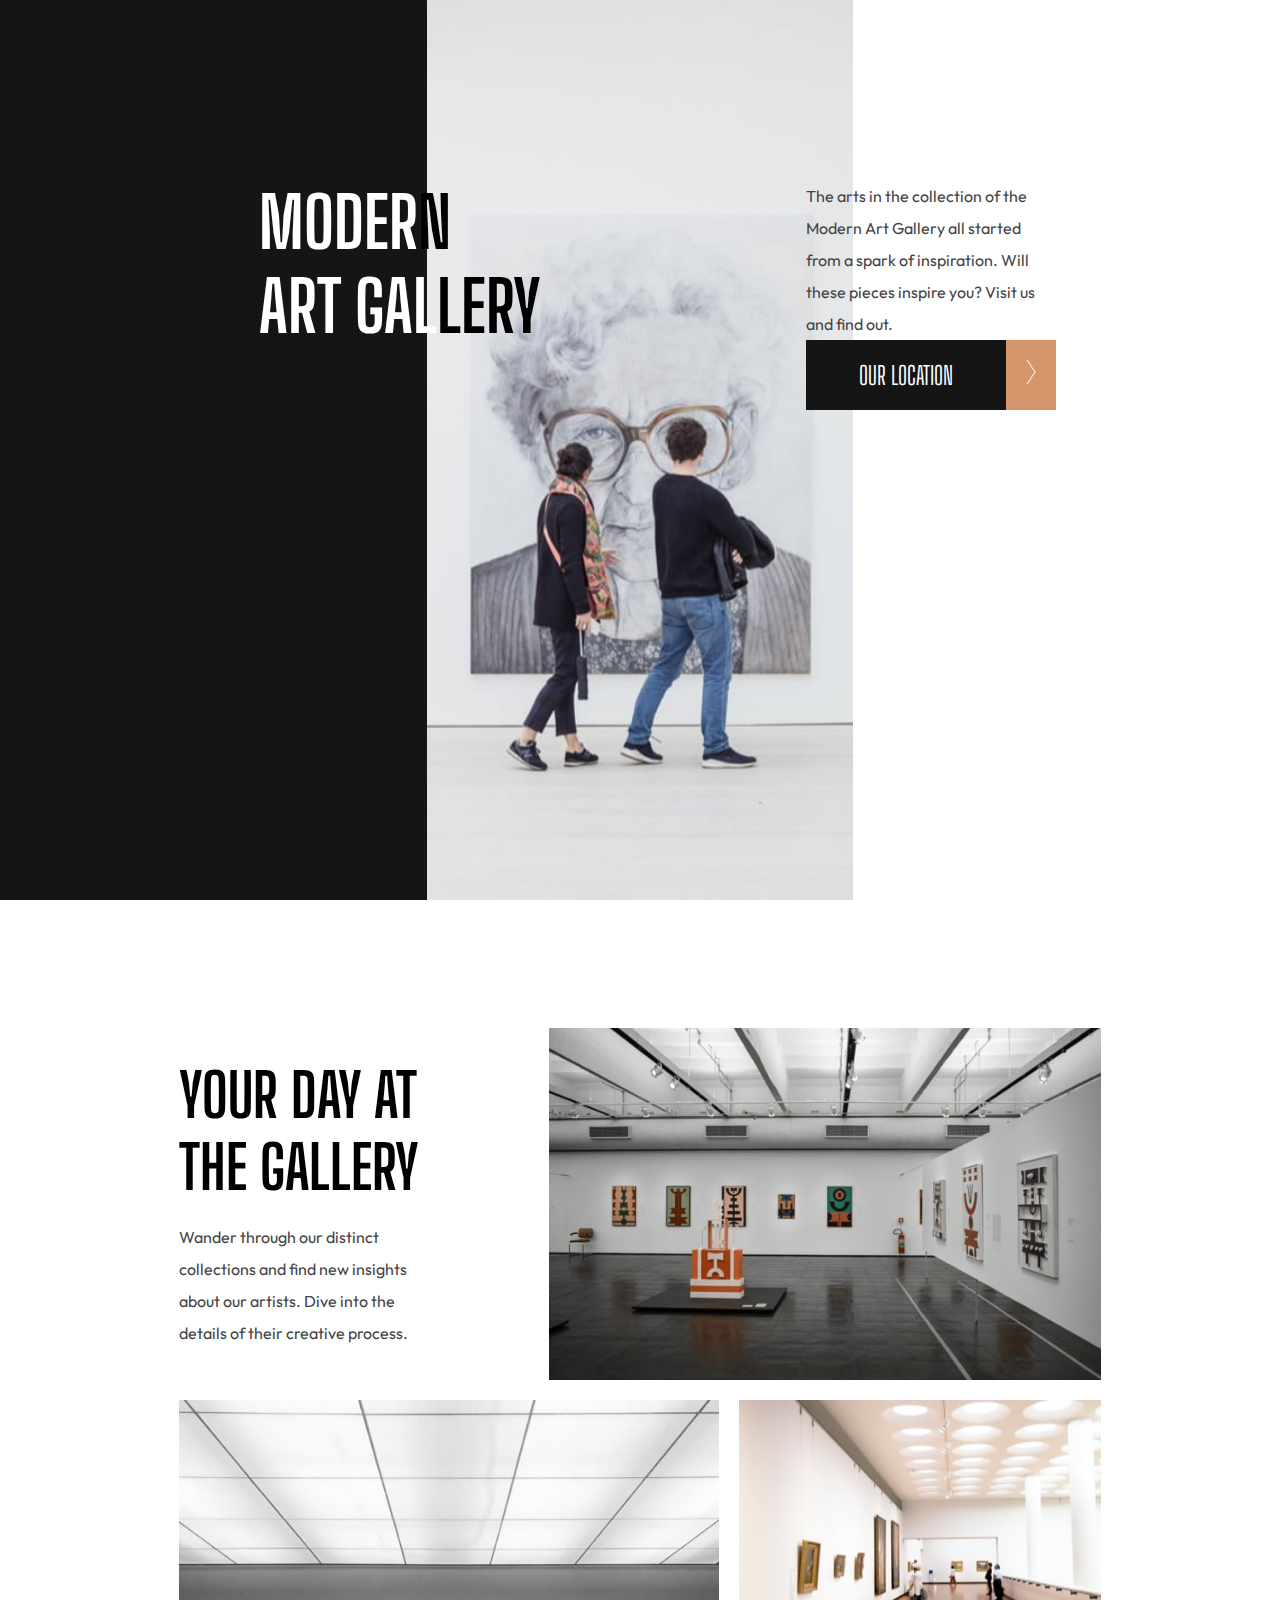
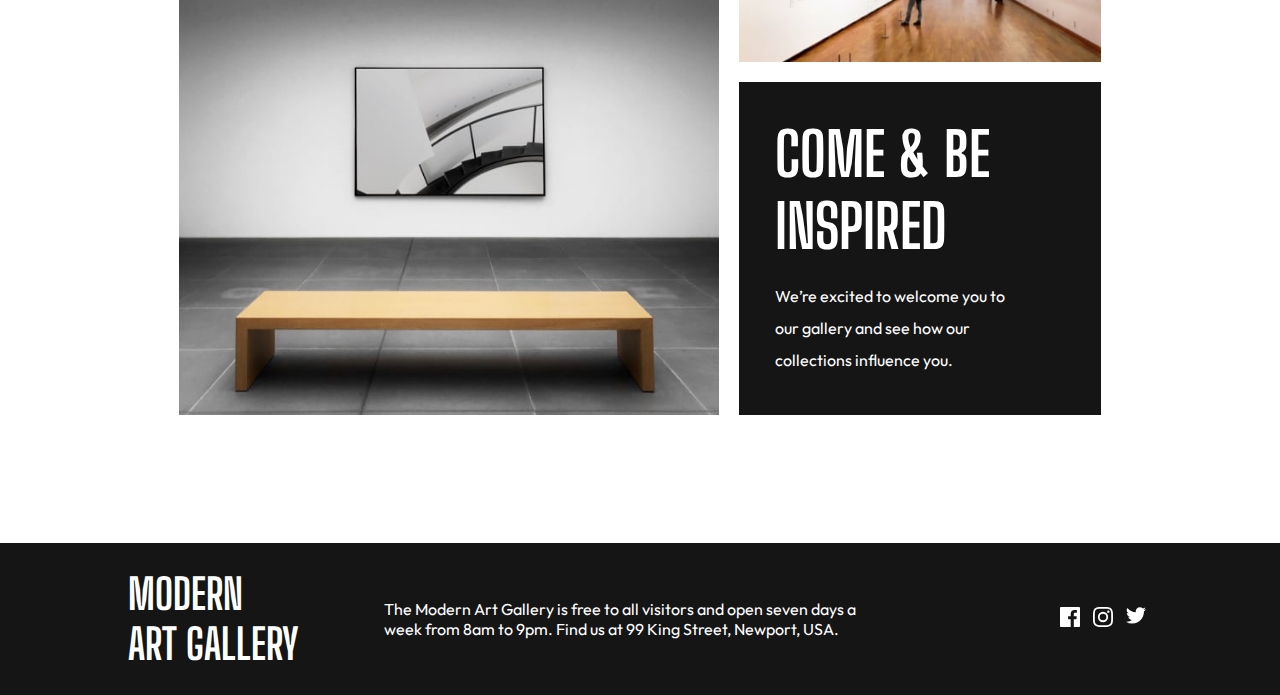
<file: index.html>
<!DOCTYPE html>
<html lang="en">
<head>
    <meta charset="UTF-8">
    <meta http-equiv="X-UA-Compatible" content="IE=edge">
    <meta name="viewport" content="width=device-width, initial-scale=1.0">
    <link rel="preconnect" href="https://fonts.googleapis.com">
    <link rel="preconnect" href="https://fonts.gstatic.com" crossorigin>
    <link href="https://fonts.googleapis.com/css2?family=Big+Shoulders+Display:wght@400;500;700;800;900&family=Merriweather:ital@0;1&family=Montserrat:wght@700&family=Outfit:wght@400;500;700&family=Poppins:wght@200;400;700&family=Space+Mono&family=Work+Sans:wght@400;500&display=swap" rel="stylesheet">
    <!-- <link href="https://fonts.googleapis.com/css2?family=Big+Shoulders+Display:wght@400;500;700;800;900&family=Merriweather:ital@0;1&family=Montserrat:wght@700&family=Poppins:wght@200;400;700&family=Space+Mono&family=Work+Sans:wght@400;500&display=swap" rel="stylesheet"> -->
    <link rel="shortcut icon" href="./assets/favicon-32x32.png" type="image/x-icon">
    <link rel="stylesheet" href="style.css">
    <title>Home | Modern Art Gallery</title>
</head>
<body>

    <header>

    </header>


    <main id="main">

        <section id="hero">
            <div class="title">
              <div class="header">
                <h1> 
                    <span>MODER</span>N 
                    <br> 
                    <span>ART GAL</span>LERY
                </h1>
              </div>
               <div class="content">
                <p>The arts in the collection of the Modern Art Gallery all started from a spark of inspiration. Will these pieces inspire you? Visit us and find out.</p>
                 <a class="btn-primary" href="./location.html">
                    <span>Our location</span>
                    <i class="icon"> <img src="./assets/icon-arrow-right.svg" alt=""></i>
                </a>  
               </div>                
            </div>

            <div class="desktop">
                <div class="first">
                </div>
                <div class="hero">
                </div>
                <div class="last">
                </div>
            </div>

            <div class="tablet">
                <div class="hero">
                </div>
                <div class="last">
                </div>
                <div class="header">
                    <h1> 
                        MODERN <br> ART GAL<span>LERY</span>
                    </h1>
                    <p>The arts in the collection of the Modern Art Gallery all started from a spark of inspiration. Will these pieces inspire you? Visit us and find out.</p>
                    <a href="./location.html" class="btn-primary">
                        <span>Our location</span>
                        <i class="icon"> <img src="./assets/icon-arrow-right.svg" alt=""></i>
                    </a>
                </div>
            </div>
            
            <div class="mobile">
                <div class="hero">
                    <!-- <img src="./assets/mobile/image-hero.jpg" alt=""> -->
                </div>
                <div class="header">
                    <h1> 
                      MODERN <br> ART GALLERY
                    </h1>
                    <p>The arts in the collection of the Modern Art Gallery all started from a spark of inspiration. Will these pieces inspire you? Visit us and find out.</p>
                    <a href="./location.html" class="btn-primary">
                        <span>Our location</span>
                        <i class="icon"> <img src="./assets/icon-arrow-right.svg" alt=""></i>
                    </a>
                </div>
            </div>
        </section>


    <section class="grid">              
  
        <div class="about">
            <h2 class="title">Your Day at the Gallery</h2>
            <br>
            <p class="content">Wander through our distinct collections and find new insights about our artists. Dive into the details of their creative process.</p>
        </div>

        <div class="image-grid-1">
            <img src="./assets/desktop/image-grid-1.jpg" alt="img-grid-1">
        </div>


        <div class="image-grid-2">
            <img src="./assets/desktop/image-grid-2.jpg" alt="">
        </div>

        <div class="image-grid-3">
            <img src="./assets/desktop/image-grid-3.jpg" alt="">
        </div>

        <div class="grid-5">
        <div class="container">
            <h2 class="title">Come & be inspired</h2>
            <br>
            <p class="content">We’re excited to welcome you to <br> our gallery and see how our <br> collections influence you.</p>
        </div>   
        </div>

  
      
  
      </section>

      <footer id="footer">
        <div class="container">
            <div class="logo">
                <h3>Modern <br> Art Gallery</h3>
            </div>

            <div class="content">
                    <p>The Modern  Art Gallery is free to all visitors and open seven days a week from 8am to 9pm. Find us at 99 King Street, Newport, USA.</p>
            </div>

            <div class="social-media">
                <a href="http://www.facebook.com" target="_blank" rel="noopener noreferrer">
                    <svg width="20" height="20" xmlns="http://www.w3.org/2000/svg"><path d="M18.896 0H1.104C.494 0 0 .494 0 1.104v17.793C0 19.506.494 20 1.104 20h9.58v-7.745H8.076V9.237h2.606V7.01c0-2.583 1.578-3.99 3.883-3.99 1.104 0 2.052.082 2.329.119v2.7h-1.598c-1.254 0-1.496.597-1.496 1.47v1.928h2.989l-.39 3.018h-2.6V20h5.098c.608 0 1.102-.494 1.102-1.104V1.104C20 .494 19.506 0 18.896 0Z" fill=""/></svg>
                </a>
                <a href="http://www.instagram.com" target="_blank" rel="noopener noreferrer">
                    <svg width="20" height="20" xmlns="http://www.w3.org/2000/svg"><path d="M10 1.802c2.67 0 2.987.01 4.042.059 2.71.123 3.975 1.409 4.099 4.099.048 1.054.057 1.37.057 4.04 0 2.672-.01 2.988-.057 4.042-.124 2.687-1.387 3.975-4.1 4.099-1.054.048-1.37.058-4.041.058-2.67 0-2.987-.01-4.04-.058-2.718-.124-3.977-1.416-4.1-4.1-.048-1.054-.058-1.37-.058-4.041 0-2.67.01-2.986.058-4.04.124-2.69 1.387-3.977 4.1-4.1 1.054-.048 1.37-.058 4.04-.058ZM10 0C7.284 0 6.944.012 5.877.06 2.246.227.227 2.242.061 5.877.01 6.944 0 7.284 0 10s.012 3.057.06 4.123c.167 3.632 2.182 5.65 5.817 5.817 1.067.048 1.407.06 4.123.06s3.057-.012 4.123-.06c3.629-.167 5.652-2.182 5.816-5.817.05-1.066.061-1.407.061-4.123s-.012-3.056-.06-4.122C19.777 2.249 17.76.228 14.124.06 13.057.01 12.716 0 10 0Zm0 4.865a5.135 5.135 0 1 0 0 10.27 5.135 5.135 0 0 0 0-10.27Zm0 8.468a3.333 3.333 0 1 1 0-6.666 3.333 3.333 0 0 1 0 6.666Zm5.338-9.87a1.2 1.2 0 1 0 0 2.4 1.2 1.2 0 0 0 0-2.4Z" fill=""/></svg>
                </a>
                
                <a href="http://www.twitter.com" target="_blank" rel="noopener noreferrer">
                   <svg width="20" height="20" xmlns="http://www.w3.org/2000/svg"><path d="M20 2.172a8.192 8.192 0 0 1-2.357.646 4.11 4.11 0 0 0 1.805-2.27 8.22 8.22 0 0 1-2.606.996A4.096 4.096 0 0 0 13.847.248c-2.65 0-4.596 2.472-3.998 5.037A11.648 11.648 0 0 1 1.392 1a4.109 4.109 0 0 0 1.27 5.478 4.086 4.086 0 0 1-1.858-.513c-.045 1.9 1.318 3.679 3.291 4.075a4.113 4.113 0 0 1-1.853.07 4.106 4.106 0 0 0 3.833 2.849A8.25 8.25 0 0 1 0 14.658a11.616 11.616 0 0 0 6.29 1.843c7.618 0 11.923-6.434 11.663-12.205A8.354 8.354 0 0 0 20 2.172Z" fill=""/></svg>
                </a>
            </div>
        </div>

    </footer> 
</main>

    
</body>
</html>
</file>
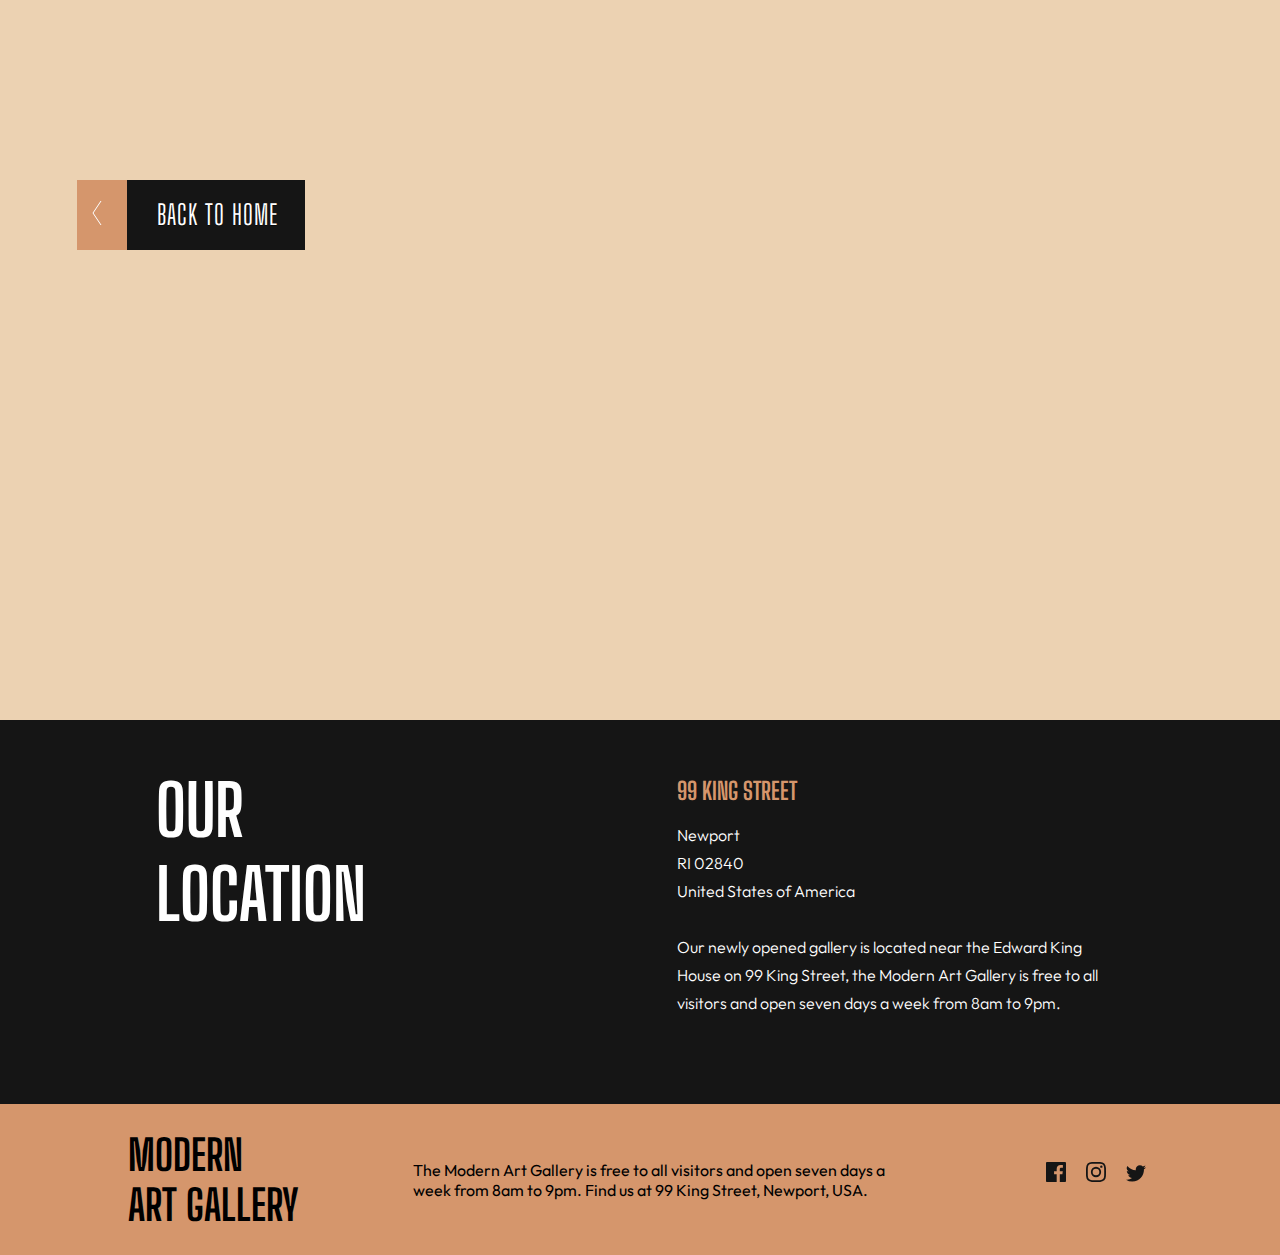
<file: location.html>
<!DOCTYPE html>
<html lang="en">
<head>
    <meta charset="UTF-8">
    <meta http-equiv="X-UA-Compatible" content="IE=edge">
    <meta name="viewport" content="width=device-width, initial-scale=1.0">
    <link rel="preconnect" href="https://fonts.googleapis.com">
    <link rel="preconnect" href="https://fonts.gstatic.com" crossorigin>
    <link href="https://fonts.googleapis.com/css2?family=Big+Shoulders+Display:wght@400;500;700;800;900&family=Merriweather:ital@0;1&family=Montserrat:wght@700&family=Outfit:wght@400;500;700&family=Poppins:wght@200;400;700&family=Space+Mono&family=Work+Sans:wght@400;500&display=swap" rel="stylesheet">
    <link href="https://fonts.googleapis.com/css2?family=Big+Shoulders+Display:wght@400;500;700;800;900&family=Merriweather:ital@0;1&family=Montserrat:wght@700&family=Poppins:wght@200;400;700&family=Space+Mono&family=Work+Sans:wght@400;500&display=swap" rel="stylesheet">
    <link rel="shortcut icon" href="./assets/favicon-32x32.png" type="image/x-icon">
    <link rel="stylesheet" type="text/css" href="location_style.css">
    <title>Our Location | Modern Art Gallery</title>
</head>
<body>
    <div class="Body">
        <div class="galleryLocationMap">
           <div class="mapImage">
            <!-- <iframe src="https://www.google.com/maps/embed?pb=!1m14!1m8!1m3!1d993.8100529775131!2d-1.7521855024467503!3d4.899412245926127!3m2!1i1024!2i768!4f13.1!3m3!1m2!1s0x0%3A0x2ab5b840a0ea9b2f!2sAmaliTech%20Ghana!5e0!3m2!1sen!2sgh!4v1650148215318!5m2!1sen!2sgh" style="border:0;" allowfullscreen="" loading="lazy" referrerpolicy="no-referrer-when-downgrade"></iframe> -->
            <iframe src="https://www.google.com/maps/embed?pb=!1m18!1m12!1m3!1d2989.0591985897595!2d-71.31254898457132!3d41.48131627925567!2m3!1f0!2f0!3f0!3m2!1i1024!2i768!4f13.1!3m3!1m2!1s0x89e5af5d9ad9f351%3A0x9bf38f9aed123934!2s99%20King%20St%2C%20Newport%2C%20RI%2002840%2C%20USA!5e0!3m2!1sen!2sgh!4v1650242720122!5m2!1sen!2sgh" width="600" height="450" style="border:0;" allowfullscreen="" loading="lazy" referrerpolicy="no-referrer-when-downgrade"></iframe>
        </div>

           <a href="index.html" class="button">
               <span><svg width="20" height="28" xmlns="http://www.w3.org/2000/svg"><path stroke="#FFF" fill="none" d="M9 24 1 12 9 0"/></svg></span>
               Back to Home
           </a>
       </div>

       <section class="locationDetail">
           <div class="locationHead">
               <h1>OUR <br> LOCATION</h1>
           </div>
           <div class="locationText">
               <h2 class="coloredHeading">99 king street</h2>
               <p>
                   Newport<br>
                   RI 02840<br>
                   United States of America<br>
                   <br>
                   Our newly opened gallery is located near the Edward King 
                   House on 99 King Street, the Modern Art Gallery is free to all visitors and 
                   open seven days a week from 8am to 9pm.
               </p>
           </div>
       </section>

       <section class="footer">
           <div class="footerTitle">
              <h3> Modern <br> Art Gallery</h3>
           </div>
           <div class="footerText">
               <p>The Modern Art Gallery is free to all visitors and open seven 
               days a week from 8am to 9pm. Find us at 99 King Street, Newport, USA.</p>
           </div>
           <div class="footerIcons">
               <a href="http://www.facebook.com" target="_blank" rel="noopener noreferrer">
                   <svg width="20" height="20" xmlns="http://www.w3.org/2000/svg"><path d="M18.896 0H1.104C.494 0 0 .494 0 1.104v17.793C0 19.506.494 20 1.104 20h9.58v-7.745H8.076V9.237h2.606V7.01c0-2.583 1.578-3.99 3.883-3.99 1.104 0 2.052.082 2.329.119v2.7h-1.598c-1.254 0-1.496.597-1.496 1.47v1.928h2.989l-.39 3.018h-2.6V20h5.098c.608 0 1.102-.494 1.102-1.104V1.104C20 .494 19.506 0 18.896 0Z" fill=""/></svg>
               </a>
               <a href="http://www.instagram.com" target="_blank" rel="noopener noreferrer">
                   <svg width="20" height="20" xmlns="http://www.w3.org/2000/svg"><path d="M10 1.802c2.67 0 2.987.01 4.042.059 2.71.123 3.975 1.409 4.099 4.099.048 1.054.057 1.37.057 4.04 0 2.672-.01 2.988-.057 4.042-.124 2.687-1.387 3.975-4.1 4.099-1.054.048-1.37.058-4.041.058-2.67 0-2.987-.01-4.04-.058-2.718-.124-3.977-1.416-4.1-4.1-.048-1.054-.058-1.37-.058-4.041 0-2.67.01-2.986.058-4.04.124-2.69 1.387-3.977 4.1-4.1 1.054-.048 1.37-.058 4.04-.058ZM10 0C7.284 0 6.944.012 5.877.06 2.246.227.227 2.242.061 5.877.01 6.944 0 7.284 0 10s.012 3.057.06 4.123c.167 3.632 2.182 5.65 5.817 5.817 1.067.048 1.407.06 4.123.06s3.057-.012 4.123-.06c3.629-.167 5.652-2.182 5.816-5.817.05-1.066.061-1.407.061-4.123s-.012-3.056-.06-4.122C19.777 2.249 17.76.228 14.124.06 13.057.01 12.716 0 10 0Zm0 4.865a5.135 5.135 0 1 0 0 10.27 5.135 5.135 0 0 0 0-10.27Zm0 8.468a3.333 3.333 0 1 1 0-6.666 3.333 3.333 0 0 1 0 6.666Zm5.338-9.87a1.2 1.2 0 1 0 0 2.4 1.2 1.2 0 0 0 0-2.4Z" fill=""/></svg>
               </a>
               
               <a href="http://www.twitter.com" target="_blank" rel="noopener noreferrer">
                  <svg width="20" height="17" xmlns="http://www.w3.org/2000/svg"><path d="M20 2.172a8.192 8.192 0 0 1-2.357.646 4.11 4.11 0 0 0 1.805-2.27 8.22 8.22 0 0 1-2.606.996A4.096 4.096 0 0 0 13.847.248c-2.65 0-4.596 2.472-3.998 5.037A11.648 11.648 0 0 1 1.392 1a4.109 4.109 0 0 0 1.27 5.478 4.086 4.086 0 0 1-1.858-.513c-.045 1.9 1.318 3.679 3.291 4.075a4.113 4.113 0 0 1-1.853.07 4.106 4.106 0 0 0 3.833 2.849A8.25 8.25 0 0 1 0 14.658a11.616 11.616 0 0 0 6.29 1.843c7.618 0 11.923-6.434 11.663-12.205A8.354 8.354 0 0 0 20 2.172Z" fill=""/></svg>
               </a>
           </div>
         </section>
   </div>

</body>
</html>
</file>
<file: style.css>
*{
    margin: 0;
    padding: 0;
    box-sizing: border-box;
}


body{
    margin: 0;
}

a{
  text-decoration: none;
}

.btn-primary{
  display: flex;
  justify-content: space-between;
  align-items: center;
  width: 250px;
  height: 70px;
  background-color: #151515;

}
.btn-primary span{
  width: 80%;
  color: white;
  text-align: center;
  text-transform: uppercase;
  font-family: 'Big Shoulders Display', cursive;
  font-size: 25px;
}

.btn-primary .icon{
  width: 20%;
  height: fit-content;
  background-color: #D5966C;
  padding: 20px 0; 
  height: 70px;
}

.btn-primary .icon img{
  display: flex;
  height: auto;
  margin: auto;
}

.btn-primary:hover .icon {
  background-color: #151515;
}

.btn-primary:hover {
    background-color: #d5966c;
}



#hero .desktop{
  display: grid;
  width: 100%;
  height: 100vh;
  grid-template-columns: repeat(3, auto);
}



#hero .tablet{
  display: none;
}

#hero .mobile{
  display: none;
}

#hero .desktop .first{
  background-color:#151515;
  color: white;
}


#hero .desktop .hero{
  background-image: url("./assets/desktop/image-hero.jpg");
  background-position: center;
  background-repeat: no-repeat;
  background-size: cover;
}

#hero .title{
  position: absolute;
  width: 100%;
  height: 25vh;
  top: 20vh;
  padding: 0 14%;
  display: flex;
  justify-content: space-between;
}

#hero .title .header{
  width: 60%;
  display: flex;
  justify-content: center;
}
#hero .title .content{
  width: 60%;
  display: flex;
  padding-left:20% ;
  flex-direction: column;
  justify-content: space-between;
}
#hero .title .header h1{
  font-size: 70px;
  font-family: 'Big Shoulders Display', cursive; 
  /* display: flex;
  justify-self: center; */
}


/*White Text for Title*/

div.header:nth-child(1) > h1:nth-child(1) > span:nth-child(1) {
  color: #fff;
}

div.header:nth-child(1) > h1:nth-child(1) > span:nth-child(3) {
  color: #fff;
}


#hero .title .content p{
  font-family: 'Big Shoulders Display', cursive; 
  width: 80%;
  height: auto;
  font-family: 'Outfit', sans-serif;
  line-height: 32px;
  color: #444444;
}
.grid {
    margin: 10% 14%;
    display: grid;
    grid-template: repeat(3,auto)/repeat(3,auto);
    gap:20px;
  }
  
  .about {
    grid-column-start: 1;
    grid-column-end: 2;
    grid-row: 1/2;
    display: flex;
    flex-direction: column;
    justify-content: center;
    max-width: 70%;

  }

  .about .title{
    font-weight: bold;
    font-size: 60px;
    font-family: 'Big Shoulders Display', cursive;
    text-transform: uppercase;
  }

  .about .content{
    font-family: 'Outfit', sans-serif;
    line-height: 32px;
    color: #444444;
  }
  
  .image-grid-1{
    grid-column-start: 2;
    grid-column-end: 4;
    grid-row: 1/2;
    justify-self: end;
    max-width: 100%;
  }

  .image-grid-1 img{
    max-width: 100%;
    min-height: 100%;
  }

  .image-grid-2{
    grid-column-start:1;
    grid-column-end: 3;
    grid-row: 2/4;
    max-width: 100%;
  }

  .image-grid-2 img{
    max-width: 100%;
    min-height: 100%;
  }


  .image-grid-3{
    grid-column-start:3;
    grid-column-end: 4;
    grid-row: 2/3;
    max-width: 100%;
  }

  .image-grid-3 img{
    max-width: 100%;
    min-height: 100%;
  }
  
.grid-5{
  color: white;  
    grid-column-start: 3;
    grid-column-end: 4;
    grid-row:3/4;
    min-height: 100%;
    max-width: 100%;
}

.grid-5 .container{
  background-color: #151515;
  max-width: 100%;
  min-height: 100%;
  padding: 10%;
}

.grid-5 .container .title{
  font-family: 'Big Shoulders Display', cursive;
  font-size: 60px;
  text-transform: uppercase;
}


.grid-5 .container .content{
  font-family: 'Outfit', sans-serif;
  line-height: 32px;
  justify-self: start;   
}

  
#footer{
 background-color: #151515;
 min-height: 150px;
 width: 100%;
  box-sizing: border-box;
  padding: 2% 10%;
}

#footer .container{
  box-sizing: border-box;
  background-color: #151515;
  display: flex;
  justify-content: space-between;
  align-items: center;
  color: #FFFFFF;
}

#footer .container div{
flex: 1;
font-family: '', sans-serif;
}

#footer .container div:nth-of-type(2){
  flex: 2;
}

#footer .container .logo{
  text-transform: uppercase;
  font-family: 'Big Shoulders Display', cursive;
  font-weight: bold;
  font-size: 36px;
}

#footer .container .content{
  font-family: Outfit, sans-serif;
  /* max-width: 40%; */
  /* font-size: 18px; */
}

#footer .container .social-media{
  display: flex;
  justify-content: end;
}

.social-media a {
  margin: 0 0.4rem;
  text-decoration: none;
}

.social-media a svg {
  fill: #fff;
}

.social-media a svg:hover,
.social-media a svg:focus {
  fill: #D5966C;
}

/* Custom, iPhone Retina */ 
@media only screen and (min-width : 320px) and (max-width : 580px) {

  #hero .mobile{
    display: grid;
    width: 100%;
    grid-template-columns: 1fr;
    grid-template-rows: 1fr;
  }
  
  #hero .mobile .hero{
    height: fit-content;
  }

  #hero .mobile .hero{
    width: 100%;
    min-height: 30rem;
    background-image: url("./assets/mobile/image-hero@2x.jpg");
    background-repeat: no-repeat;
    background-position: center;
    background-size: cover;
  }

  #hero .mobile .header{
    margin: 5%;
    display: flex;
    flex-direction: column;
    justify-content: space-evenly;
  }

  #hero .mobile .header h1{
    font-size: 70px;
    font-family: 'Big Shoulders Display', cursive; 
    /* left: 20px; */
  }

  #hero .mobile .header p{
    margin: 1.5rem 0;
    font-family: 'Outfit', sans-serif;
    line-height: 32px;
    color: #444444;
  }
  
  
  #hero .desktop, #hero .tablet, #hero .title{
   display: none;
  }

  .grid {
    margin: 10% 5%;
    display: grid;
    grid-template: repeat(5,auto)/1fr;
  }

  .image-grid-1{
    grid-row: 1/2;
    grid-column: 1/2;
    max-width: 100%;
  }

  .about {
    grid-row: 2/3;
    grid-column: 1/2;
    display: flex;
    flex-direction: column;
    justify-content: center;
    max-width: 100%;

  }

  .image-grid-2{
    grid-row: 3/4;
    grid-column: 1/2;
    max-width: 100%;
  }

  .image-grid-3{
    grid-row: 4/5;
    grid-column: 1/2;
    max-width: 100%;
  }
  
.grid-5{
    grid-row:5/6;
    grid-column: 1/2;
    min-height: 100%;
}

.grid-5 .container p br{
 display: none;
}

#footer .container{
  margin: 0;
  padding: 20px 0;
  width: 100%;
  height: 300px;
  display: flex;
  flex-direction: column;
  justify-content: space-between;
  align-items: flex-start;
  color: #FFFFFF;
}

#footer .container div{
flex: 1;
}

#footer .container .social-media{
  display: flex;
  justify-content: start;
  align-items: center;
}
#footer .container div:nth-of-type(2){
  display: flex;
  justify-content: start;
  align-items: center;
}

#footer .container .logo{
  display: flex;
  justify-content: start;
  align-items: center;
}
}

/* Small Devices, Tablets */
@media only screen and (min-width:600px) and (max-width : 992px) {
  
  #hero .tablet{
    display: grid;
    width: 100%;
    height: 100vh;
    grid-template-columns: repeat(2, 1fr);
  }

  #hero .tablet .hero{
    background-image: url("./assets/tablet/image-hero.jpg");
    background-position: center;
    background-repeat: no-repeat;
    background-size: cover;
  }
  
  #hero .desktop, #hero .mobile{
   display: none;
  }


  .about {
    max-width: 100%;

  }


  #hero .title{
    display: none;
  }

  #hero .tablet .header{
    position: absolute;
    top: 30vh;
    left: 45%;
    height: 40vh;
    display: flex;
    flex-direction: column;
    justify-content: space-between;
  }
  
  #hero .tablet .header h1{
    font-size: 70px;
    font-family: 'Big Shoulders Display', cursive; 
    width: 100%;
    left: 20px;
  }
  
  #hero .tablet .header p{
    font-family: 'Big Shoulders Display', cursive; 
    width: 100%;
    height: auto;
    font-family: 'Outfit', sans-serif;
    line-height: 32px;
    color: #444444;
    padding-right: 10px;
  }
}
</file>
<file: location_style.css>
body {
    margin: 0;
    padding: 0;
    font-family: 'Roboto', sans-serif;
    font-family: 'Big Shoulders Display', cursive;
}

a {
    cursor: pointer;
    font-family: 'Big Shoulders Display', cursive;
    letter-spacing: 1px;
    font-size: 1.7rem;
}

/* Map and Button Grid Design*/
.galleryLocationMap {
    /* display: grid;
    grid-template-columns: 1fr 1fr 1fr 1fr;
    -ms-grid-columns: 1fr 1fr 1fr 1fr;
    grid-template-rows: 1fr;
    -ms-grid-row: 1fr; */
    width: 100%;
}

.mapImage {
    width: 100%;
    background-position: center;
    grid-area: 1 / 1 / 2 / span 4;
    height: 80vh;
    background-color: rgb(236, 210, 178);
    background-size: cover;
}

.mapImage iframe{
    width: 100%;
    height: 80vh;
}

/* Map Image Media Queries */
@media screen and (max-width: 475px) {
    .mapImage{
        /* background-image: url("./assets/mobile/image-map.png"); */
        background-size: cover;
    }
}
 
@media screen and (max-width: 599px) {
    .mapImage{
        /* background-image: url("./assets/mobile/image-map@2x.png"); */
        background-size: cover;
    }
}

@media screen and (min-width: 600px) {
    .mapImage{
        /* background-image: url("./assets/tablet/image-map.png"); */
        background-size: cover;
    }
 }

@media screen and (min-width: 700px) and (orientation: landscape) {
    .mapImage{
        /* background-image: url("./assets/tablet/image-map@2x.png"); */
        background-size: cover;
    }
 }

@media screen and (min-width: 800px) {
    .mapImage{
        /* background-image: url("./assets/desktop/image-map.png"); */
        background-size: cover;
    }
 }

 @media screen and (min-width: 1600px) {
    .mapImage{
        /* background-image: url("./assets/desktop/image-map@2x.png"); */
        background-size: cover;
    }
 }

/* Button Design and Positioning */
.button {
    grid-area: 1 / 1 / 2 / 2;
    place-self: start center;
}

.button {
    width: 8rem;
    line-height: 70px;
    padding-right: 20px;
    padding-left: 80px;
    position: absolute;
    top: 20%;
    background-color: #151515;
    color: #fff;
    text-decoration: none;
    text-transform: uppercase;
    /* margin-bottom: 15px; */
    text-shadow: 0px 1px 0px rgba(0,0,0,0.5);
}

.button span {
    box-sizing: border-box;
    position: absolute;
    left: 0;
    width: 50px;
    background-color: #d5966c;
    display: grid;
    display: -ms-grid;
    place-items: center;
    padding: 21px 2px;
}

.button:hover span {
  background-color: #151515;
}

.button:hover {
    background-color: #d5966c;
}

@media screen and (min-width: 600px) {
    .button {
        margin-left: 6vw;
        /* margin-top: 0.5rem; */
    }
}

/* Mid-Section with Location Address Details  */
.locationDetail {
    display: flex;
    align-items: flex-start;
    justify-content: space-around;
    min-height: 18rem;
    background-color: #151515;
    color: #fff;
    padding: 3rem 0;
}

.locationHead h1 {
    font-family: 'Big Shoulders Display', cursive;
    font-size: 4.37rem;
    margin: 0;
}

.locationText {
    width: 45%;
}

.coloredHeading {
    color: #d5966c;
    text-transform: uppercase;
    font-family: 'Big Shoulders Display', cursive;
    margin: 0.5rem 0;
}

.locationText p {
    font-family: 'outfit', sans-serif;
    font-weight: 300;
    line-height: 28px;
}
/* Media Queries for Location Address */
@media screen and (max-width: 550px) {
    .locationDetail {
        flex-direction: column;
        flex-wrap: nowrap;
        padding: 1.5rem 0 1.5rem 2rem;
    }

    .locationHead {
        min-width: 50%;
    }

    .locationText {
        width: 80%;
    } 
}

@media screen and (min-width:  900px) {
    .locationText {
        max-width: 35vw;
    }
}

/* Footer Design and Social Media Icons */
.footer {
    box-sizing: border-box;
    display: flex;
    align-items: center;
    justify-content: space-between;
    min-height: 150px;
    background-color: #d5966c;
    padding: 2% 10%;
}

.footerTitle{
    font-family: 'Big Shoulders Display', cursive;
    text-transform: uppercase;
    font-weight: bold;
    font-size: 36px;
}

.footerTitle h3 {
    margin-top: 0;
    margin-bottom: 0;
}

.footerText {
    font-family: 'Outfit', sans-serif;
    /* font-size: 18px; */
    /* line-height: 28px; */
    max-width: 50%;
}

.footerText p {
    margin: 0;
}
  
.footerIcons {
    padding-bottom: 1rem;
}

.footerIcons a {
    margin: 0 0.4rem;
    text-decoration: none;
}

.footerIcons a svg {
    fill: #151515;
}

.footerIcons a svg:hover,
.footerIcons a svg:focus {
    fill: #fff;
}

/*Mobile Design for Footer */
@media screen and (max-width: 550px) {
    .footer {
        margin: 0 auto;
        flex-direction: column;
        padding: 1.5rem 0 1.5rem 2rem;
        justify-content: flex-start;
        align-items: flex-start;
    }

    .footerText {
        margin-bottom: 1rem;
        margin-top: 2rem;
        max-width: 80%;
    }

    .footerIcons {
        margin: 1rem 0 0;
    }
}
</file>
